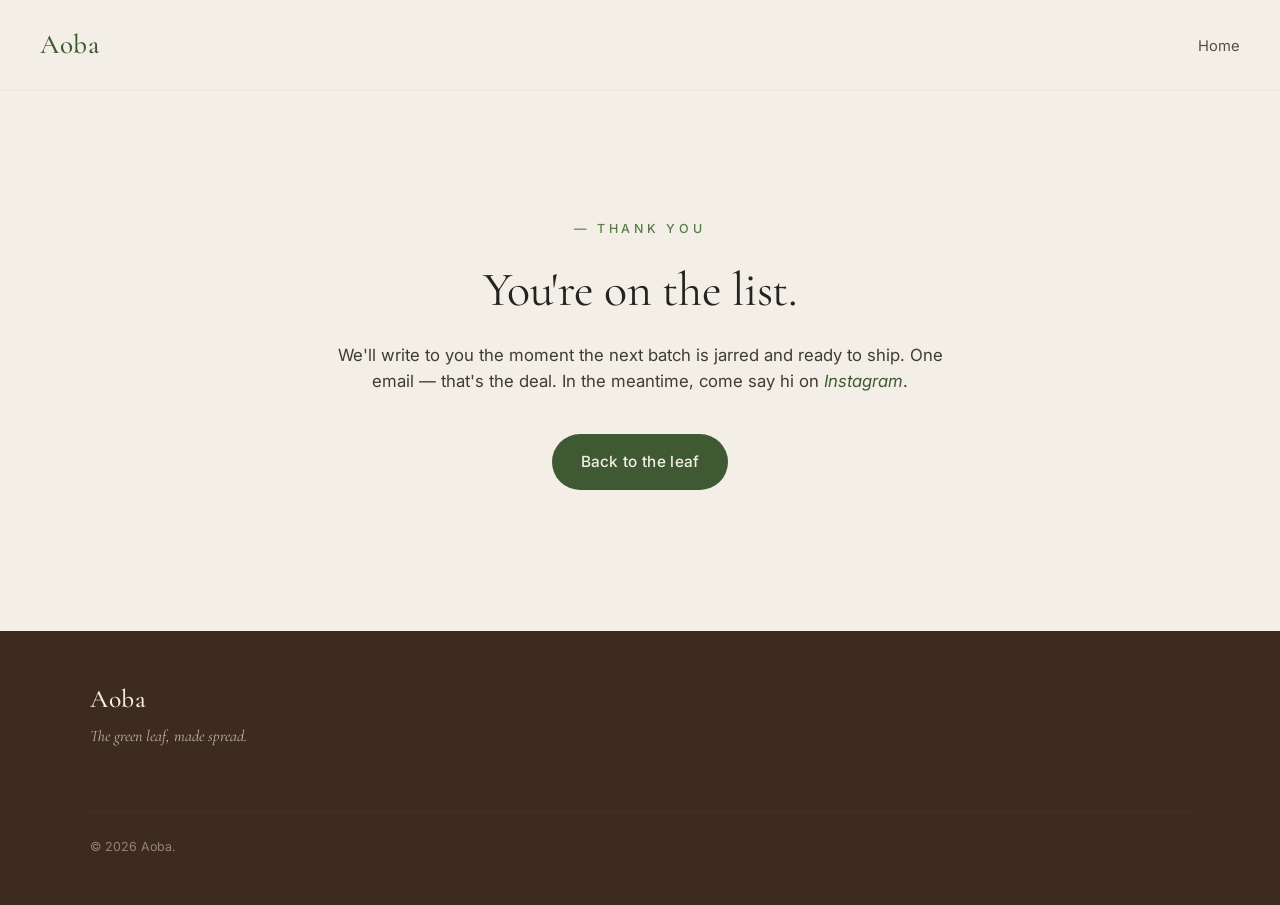
<file: thanks.html>
<!doctype html>
<html lang="en">
<head>
<meta charset="utf-8">
<meta name="viewport" content="width=device-width,initial-scale=1">
<title>Thank you — Aoba</title>
<link rel="preconnect" href="https://fonts.googleapis.com">
<link rel="preconnect" href="https://fonts.gstatic.com" crossorigin>
<link rel="stylesheet" href="https://fonts.googleapis.com/css2?family=Cormorant+Garamond:wght@300;400;500&family=Inter:wght@300;400;500&display=swap">
<link rel="stylesheet" href="style.css">
<link rel="icon" type="image/svg+xml" href="favicon.svg">
</head>
<body>

<header class="nav">
  <a class="brand" href="/">Aoba</a>
  <nav>
    <a href="/">Home</a>
  </nav>
</header>

<section class="notify" style="padding:8rem 2.5rem;min-height:60vh;">
  <div class="notify-inner">
    <p class="eyebrow centered">— Thank you</p>
    <h2>You're on the list.</h2>
    <p class="notify-lede">We'll write to you the moment the next batch is jarred and ready to ship. One email — that's the deal. In the meantime, come say hi on <a href="https://instagram.com/aoba.spread" style="color:var(--green-deep);font-style:italic;">Instagram</a>.</p>
    <p style="margin-top:2.5rem"><a class="cta" href="/">Back to the leaf</a></p>
  </div>
</section>

<footer>
  <div class="footer-inner">
    <div>
      <p class="brand">Aoba</p>
      <p class="tag">The green leaf, made spread.</p>
    </div>
    <p class="copy">© 2026 Aoba.</p>
  </div>
</footer>

</body>
</html>
</file>
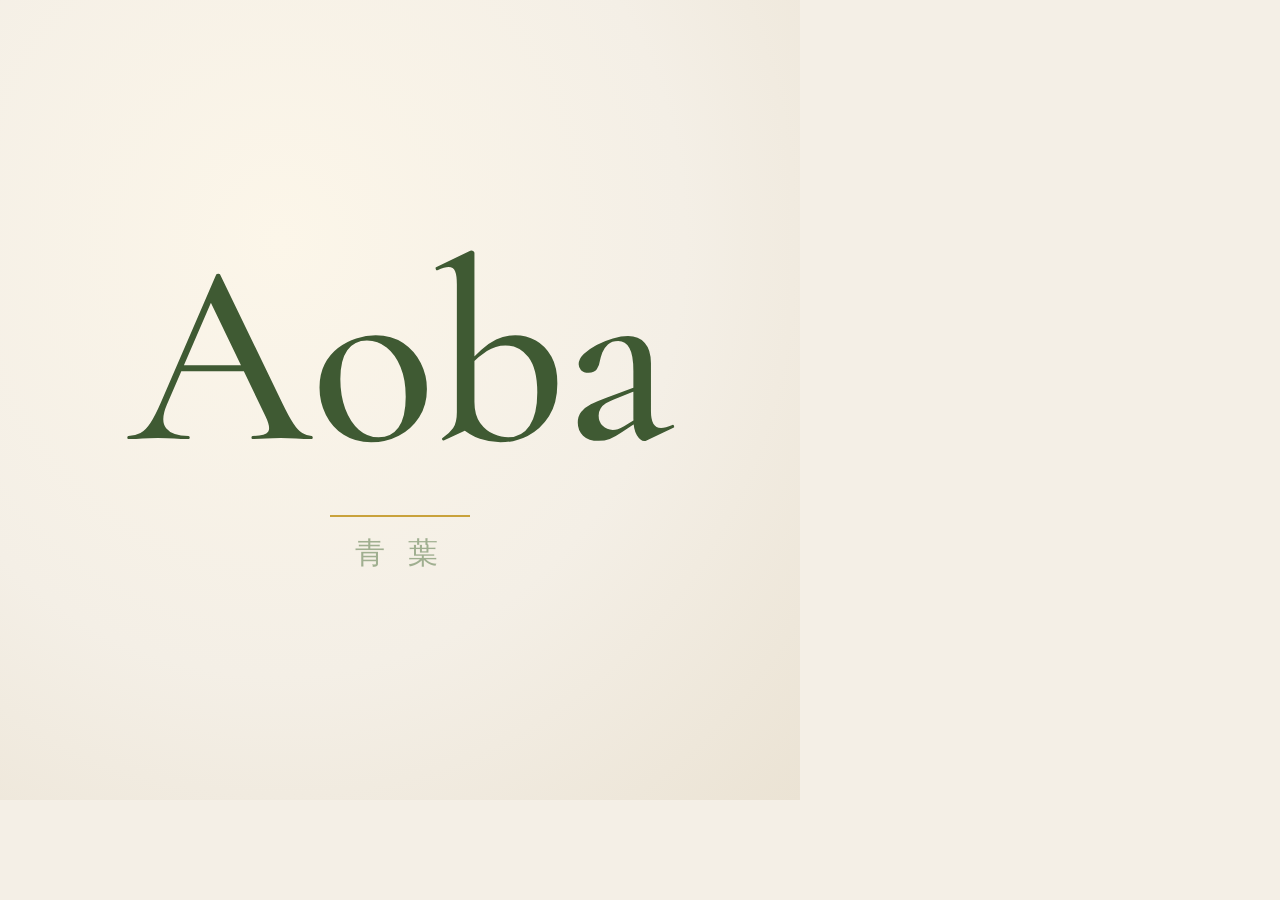
<file: scripts/profile.html>
<!doctype html>
<html><head><meta charset="utf-8">
<link href="https://fonts.googleapis.com/css2?family=Cormorant+Garamond:wght@500&display=swap" rel="stylesheet">
<style>
  html,body{margin:0;padding:0;background:#F4EFE6;}
  .frame{
    width:800px;height:800px;display:flex;align-items:center;justify-content:center;
    background:radial-gradient(ellipse at 35% 30%, #FCF6E9 0%, #F4EFE6 55%, #EBE3D4 100%);
  }
  .wordmark{
    font-family:'Cormorant Garamond',Georgia,serif;
    font-weight:500;
    font-size:260px;
    color:#3F5A33;
    letter-spacing:-2px;
    line-height:1;
  }
  .underline{
    display:block;width:140px;height:2px;background:#C9A23B;margin:28px auto 0;
  }
  .kanji{
    font-family:'Cormorant Garamond',Georgia,serif;
    color:#5A7A4A;
    font-size:30px;
    margin-top:16px;
    letter-spacing:8px;
    opacity:.55;
  }
</style>
</head>
<body>
<div class="frame">
  <div style="text-align:center">
    <div class="wordmark">Aoba</div>
    <span class="underline"></span>
    <div class="kanji">青&nbsp;葉</div>
  </div>
</div>
</body></html>
</file>
<file: style.css>
:root{
  --green:#5A7A4A;
  --green-deep:#3F5A33;
  --cream:#F4EFE6;
  --cream-deep:#EBE3D4;
  --cocoa:#3D2B1F;
  --honey:#C9A23B;
  --ink:#23241F;
  --serif:'Cormorant Garamond', Georgia, serif;
  --sans:'Inter', -apple-system, BlinkMacSystemFont, 'Helvetica Neue', sans-serif;
}
*{box-sizing:border-box;margin:0;padding:0}
html,body{background:var(--cream);color:var(--ink);font-family:var(--sans);font-weight:400;line-height:1.55;-webkit-font-smoothing:antialiased;}
img{max-width:100%;display:block}
a{color:var(--ink);text-decoration:none}
.sr-only{position:absolute;width:1px;height:1px;padding:0;margin:-1px;overflow:hidden;clip:rect(0,0,0,0);white-space:nowrap;border:0}

/* NAV */
.nav{display:flex;justify-content:space-between;align-items:center;padding:1.5rem 2.5rem;position:sticky;top:0;background:var(--cream);z-index:10;border-bottom:1px solid rgba(0,0,0,.04)}
.brand{font-family:var(--serif);font-weight:500;font-size:1.7rem;letter-spacing:.5px}
.brand{color:var(--green-deep)}
.brand .accent{color:var(--green);font-style:italic}
.nav nav a{margin-left:1.8rem;font-size:.92rem;font-weight:400;color:var(--ink);opacity:.78}
.nav nav a:hover{opacity:1;color:var(--green-deep)}

/* HERO */
.hero{display:grid;grid-template-columns:1.1fr 1fr;gap:4rem;padding:5rem 2.5rem 6rem;max-width:1200px;margin:0 auto;align-items:center}
.eyebrow{text-transform:uppercase;font-size:.78rem;letter-spacing:.3em;color:var(--green);font-weight:500;margin-bottom:1.5rem}
.eyebrow.centered{text-align:center}
.hero h1{font-family:var(--serif);font-weight:400;font-size:clamp(2.4rem,5vw,4.2rem);line-height:1.04;letter-spacing:-.5px;margin-bottom:1.8rem}
.hero h1 em{font-style:italic;color:var(--green-deep)}
.lede{font-size:1.08rem;max-width:34rem;margin-bottom:2.5rem;color:#3a3a32}
.cta{display:inline-block;background:var(--green-deep);color:var(--cream);padding:1rem 1.8rem;border-radius:999px;font-weight:500;font-size:.96rem;letter-spacing:.02em;transition:background .2s}
.cta:hover{background:var(--green)}
.stockline{margin-top:1.2rem;font-size:.85rem;color:#7a7a70;letter-spacing:.02em}
.hero-image img{border-radius:6px;box-shadow:0 30px 60px -20px rgba(60,40,20,.18);aspect-ratio:4/5;object-fit:cover;background:var(--cream-deep)}

/* STORY */
.story{background:var(--cream-deep);padding:6rem 2.5rem}
.story-inner{max-width:780px;margin:0 auto;text-align:center}
.story h2, .ingredients h2, .notify h2{font-family:var(--serif);font-weight:400;font-size:clamp(1.9rem,4vw,3rem);line-height:1.15;margin-bottom:1.8rem;letter-spacing:-.3px}
.story p, .notify-lede{font-size:1.05rem;color:#3d3d33;max-width:42rem;margin:0 auto}

/* INGREDIENTS */
.ingredients{padding:6rem 2.5rem;}
.ingredients-inner{max-width:1100px;margin:0 auto;text-align:center}
.ing-grid{display:grid;grid-template-columns:repeat(4,1fr);gap:2rem;margin-top:3rem;text-align:left}
.ing{padding:2rem 1.5rem;background:var(--cream-deep);border-radius:6px;border-top:2px solid var(--green)}
.ing-num{font-family:var(--serif);font-style:italic;font-size:1.1rem;color:var(--green);margin-bottom:1rem}
.ing h3{font-family:var(--serif);font-size:1.35rem;font-weight:500;margin-bottom:.8rem;color:var(--green-deep)}
.ing p{font-size:.95rem;color:#3d3d33;line-height:1.6}

/* CALLOUTS */
.callouts{background:var(--green-deep);color:var(--cream);padding:3rem 2.5rem}
.callouts-inner{max-width:1100px;margin:0 auto;display:grid;grid-template-columns:repeat(4,1fr);gap:2rem;text-align:center}
.callout{font-family:var(--serif);font-size:1.6rem;font-weight:400}
.callout span{color:var(--honey);font-style:italic;display:block;font-size:.85rem;letter-spacing:.3em;text-transform:uppercase;margin-bottom:.4rem;font-family:var(--sans);font-weight:500}

/* NOTIFY */
.notify{padding:6rem 2.5rem;background:var(--cream)}
.notify-inner{max-width:640px;margin:0 auto;text-align:center}
.notify h2{margin-bottom:1.5rem}
.notify-lede{margin-bottom:2.5rem}
.notify-form{display:flex;gap:.6rem;justify-content:center;flex-wrap:wrap;margin-bottom:1rem}
.notify-form input[type=email]{flex:1;min-width:260px;padding:1rem 1.2rem;border:1px solid rgba(0,0,0,.15);border-radius:999px;font-family:var(--sans);font-size:.96rem;background:#fff}
.notify-form input[type=email]:focus{outline:none;border-color:var(--green)}
.notify-form button{background:var(--green-deep);color:var(--cream);padding:1rem 1.8rem;border-radius:999px;border:none;font-family:var(--sans);font-weight:500;font-size:.96rem;cursor:pointer;transition:background .2s}
.notify-form button:hover{background:var(--green)}
.notify-form button:disabled{opacity:.6}
.finepriv{font-size:.82rem;color:#7a7a70;margin-top:1rem}

/* FOOTER */
footer{background:var(--cocoa);color:var(--cream);padding:3rem 2.5rem;margin-top:0}
.footer-inner{max-width:1100px;margin:0 auto;display:grid;grid-template-columns:1fr auto;gap:2rem;align-items:end}
footer .brand{color:var(--cream);font-size:1.6rem}
footer .brand .accent{color:var(--honey)}
footer .tag{font-family:var(--serif);font-style:italic;opacity:.7;margin-top:.3rem}
.links a{color:var(--cream);opacity:.7;margin-left:1.5rem;font-size:.92rem}
.links a:hover{opacity:1;color:var(--honey)}
.copy{grid-column:1/-1;font-size:.78rem;opacity:.45;margin-top:2rem;border-top:1px solid rgba(255,255,255,.08);padding-top:1.5rem}

/* RESPONSIVE */
@media (max-width:840px){
  .nav{padding:1rem 1.5rem}
  .nav nav a{margin-left:1rem;font-size:.85rem}
  .hero{grid-template-columns:1fr;gap:2.5rem;padding:3rem 1.5rem 4rem}
  .hero-image{order:-1}
  .hero-image img{aspect-ratio:5/4;max-width:480px;margin:0 auto}
  .story, .ingredients, .notify{padding:4rem 1.5rem}
  .ing-grid, .callouts-inner{grid-template-columns:repeat(2,1fr);gap:1.2rem}
  .footer-inner{grid-template-columns:1fr;text-align:center}
  .links a{margin:0 .8rem}
}
</file>
